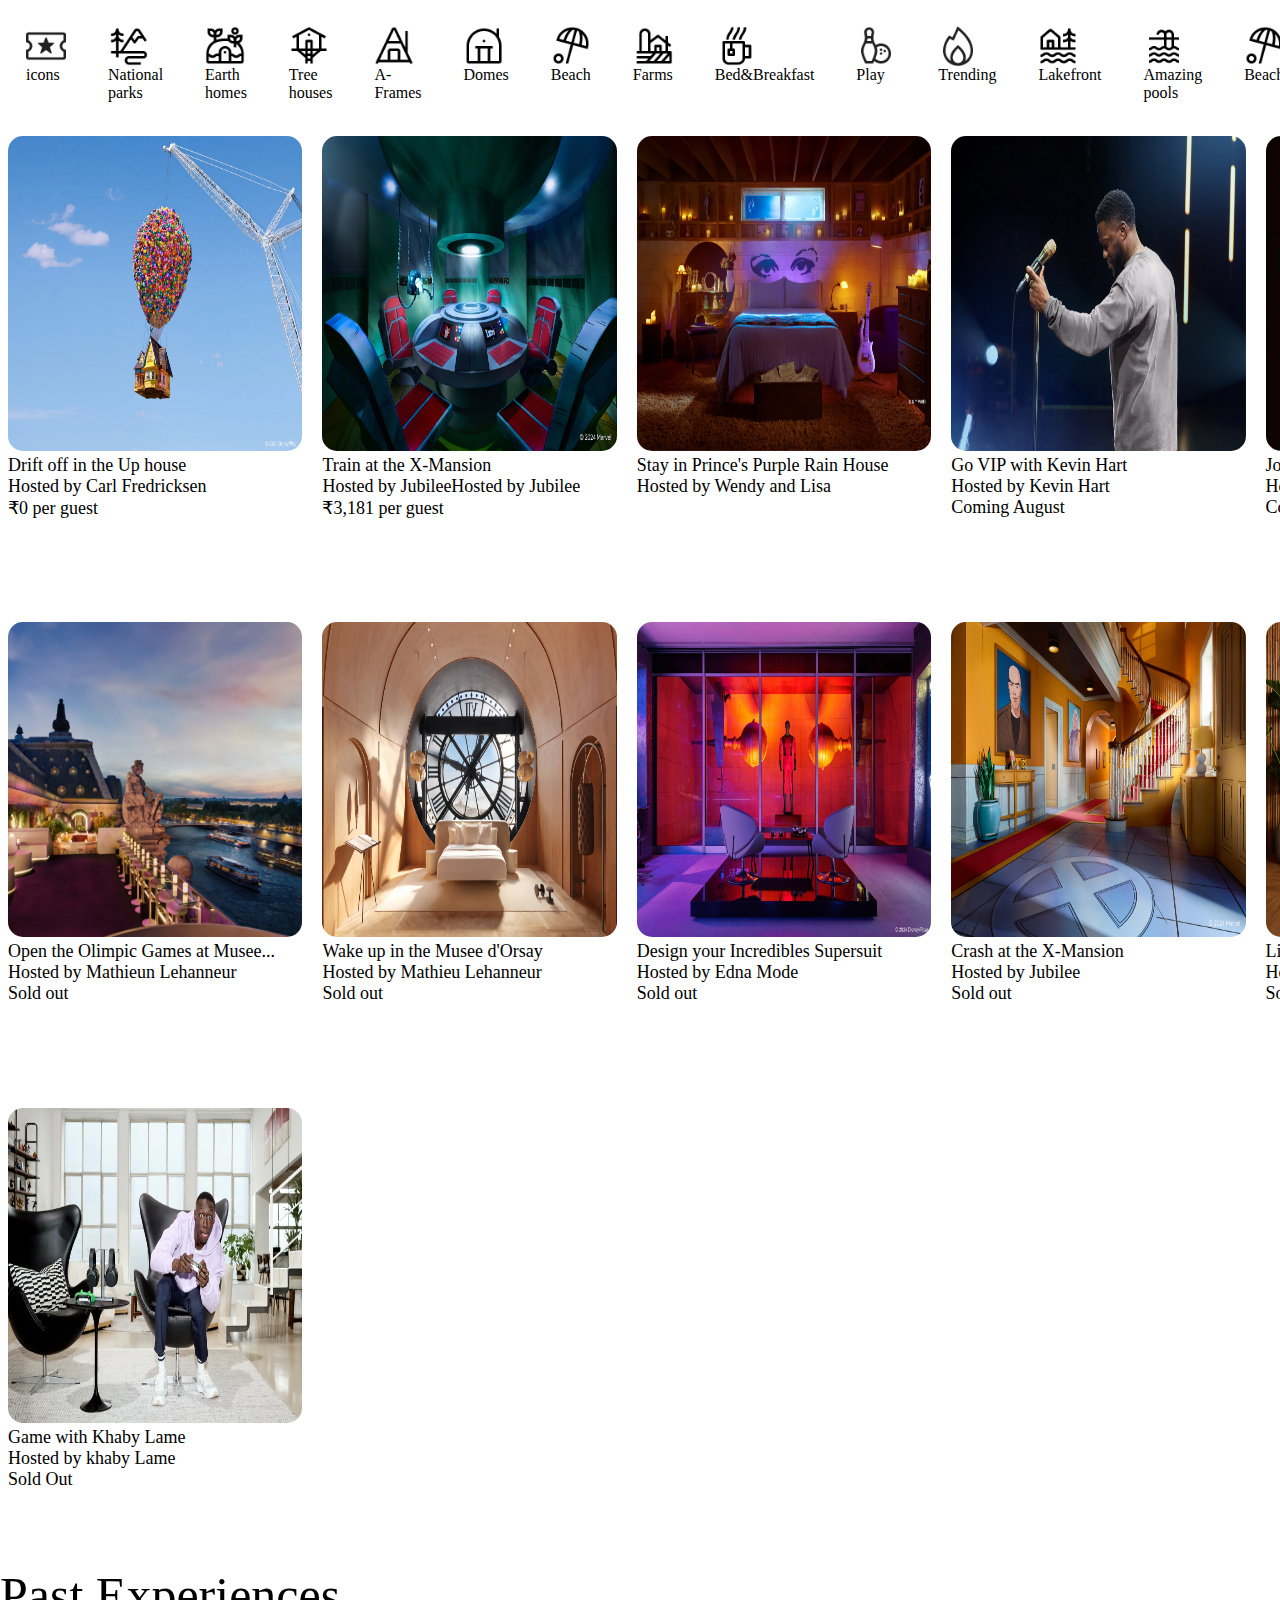
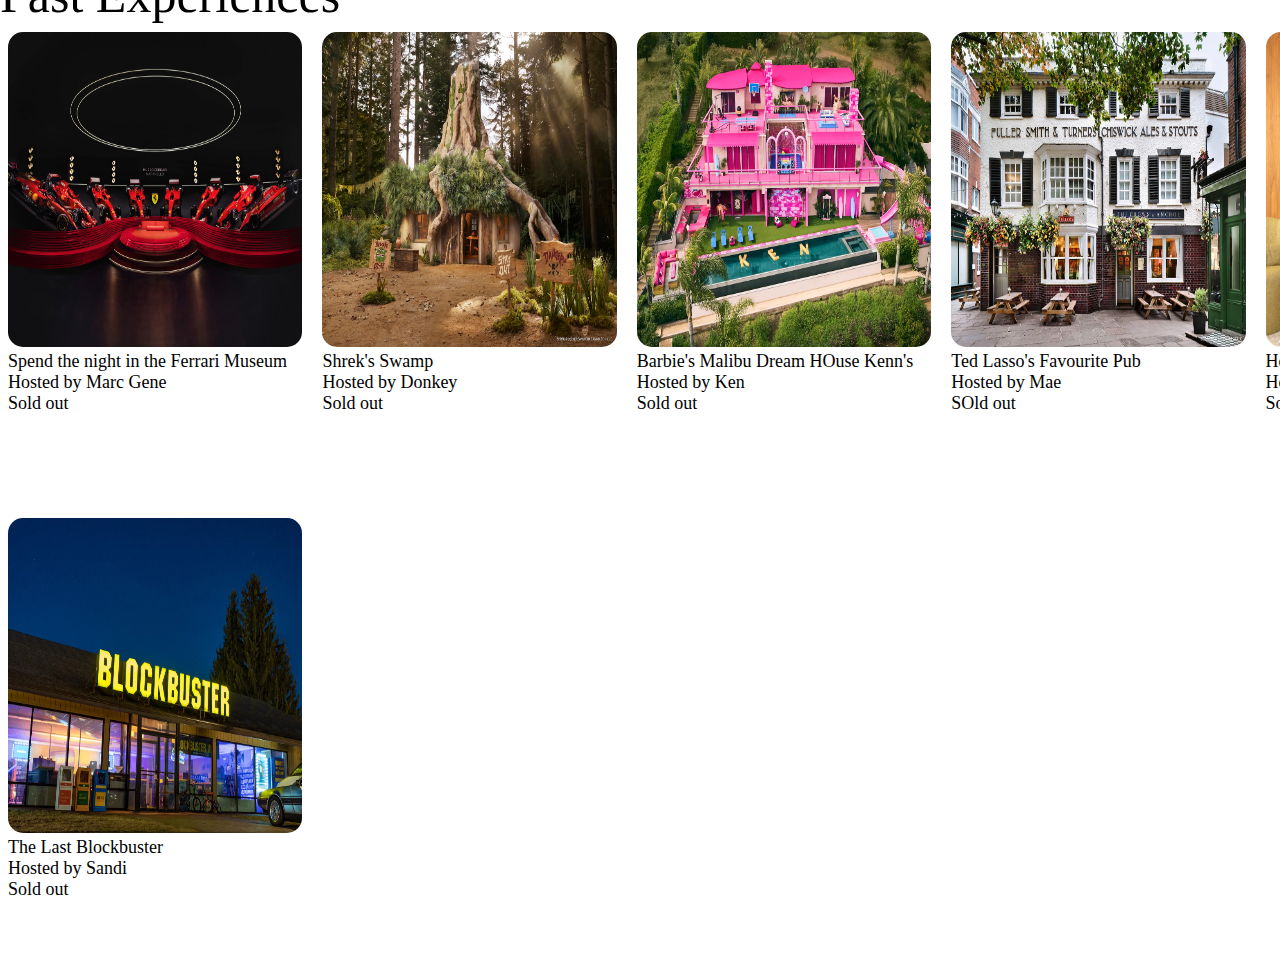
<file: index.html>
<!DOCTYPE html>
<html lang="en">
<head>
    <meta charset="UTF-8">
    <meta name="viewport" content="width=device-width, initial-scale=1.0">
    <title>Airbnb</title>
    <link rel="stylesheet" href="style.css">
</head>
<body>
    <div class="section">
        <div class="img-1">
            <img src="./images/icons/icons.webp">
      <span class="sec-1">
        icons
      </span>
        </div>
      <div class="img-1">
        <img src="./images/icons/parks.jpg">
  <span class="sec-1">
    National parks
  </span>
      </div>
  <div class="img-1">
    <img src="./images/icons/earth.jpg">
<span class="sec-1">
Earth homes
</span>
  </div>
<div class="img-1">
    <img src="./images/icons/treee.jpg">
<span class="sec-1">
Tree houses
</span>
</div>
<div class="img-1">
    <img src="./images/icons/A-frame.jpg">
<span class="sec-1">
A-Frames
</span>
</div>
<div class="img-1">
    <img src="./images/icons/dom.jpg">
<span class="sec-1">
Domes
</span>
</div>
<div class="img-1">
    <img src="./images/icons/beach.jpg">
<span class="sec-1">
Beach
</span>
</div>
<div class="img-1">
    <img src="./images/icons/farm.jpg">
<span class="sec-1">
Farms
</span>
</div>
<div class="img-1">
    <img src="./images/icons/bed.jpg">
<span class="sec-1">
Bed&Breakfast
</span>
</div>
<div class="img-1">
    <img src="./images/icons/play.jpg">
<span class="sec-1">
Play
</span>
</div>
<div class="img-1">
    <img src="./images/icons/trend.jpg">
<span class="sec-1">
Trending
</span>
</div>
<div class="img-1">
    <img src="./images/icons/lakefont.jpg">
<span class="sec-1">
Lakefront
</span>
</div>
<div class="img-1">
    <img src="./images/icons/amaze.jpg">
<span class="sec-1">
Amazing pools
</span>
</div>
<div class="img-1">
    <img src="./images/icons/beach.jpg">
<span class="sec-1">
Beachfront
</span>
</div>
<div class="img-1">
    <img src="./images/icons/amazingviews.jpg">
<span class="sec-1">
Amazing views
</span>
</div>
  
    </div>
     <div class="container-1">
<div class="section1">
    <img src="./images/up house.webp">
    <p>Drift off in the Up house</p>
    <p> Hosted by Carl Fredricksen</p>
    <p>₹0 per guest</p>
</div>
<div class="section1">
    <img src="./images/tarin.webp">
    <p>Train at the X-Mansion</p>
     
        <p>Hosted by JubileeHosted by Jubilee</p>
       <p> ₹3,181  per guest</p>
</div>
       <div class="section1">
        <img src="./images/stay.webp">
        <p>Stay in Prince's Purple Rain House</p>
        <p>Hosted by Wendy and Lisa</p>
        
    </div>

<div class="section1">
    <img src="./images/go vip.webp">
    <p>Go VIP with Kevin Hart</p>
    <p>Hosted by Kevin Hart </p>
    <p>Coming August</p>
</div>
<div class="section1">
    <img src="./images/rom session.webp">
    <p> Join a living room session with Doja</p>
    <p>Hosted by Doja Cat</p>
    <p>Coming October</p>
</div>
<div class="section1">
    <img src="./images/core memmory.webp">
    <p>Make core memories with insite Out 2</p>
    <p>Hosted by Joy</p>
    <p>Sold out</p>
    
</div>
<div class="section1">
    <img src="./images/olimpic.webp">
    <p> Open the Olimpic Games at Musee...</p>
    <p>Hosted by Mathieun Lehanneur</p>
    <p>Sold out</p>
</div>
<div class="section1">
    <img src="./images/wake up.webp">
    <p> Wake up in the Musee d'Orsay</p>
    <p>Hosted by Mathieu Lehanneur</p>
    <p>Sold out</p>
</div>
<div class="section1">
    <img src="./images/supersuit.jpeg">
    <p>Design your Incredibles Supersuit</p>
    <p>Hosted by Edna Mode</p>
    <p>Sold out</p>
</div>
<div class="section1">
    <img src="./images/x-mansion.webp">
    <p>Crash at the X-Mansion</p>
    <p>Hosted by Jubilee</p>
    <p>Sold out</p>
</div>
<div class="section1">
    <img src="./images/bollywood.webp">
    <p>Live like Bollywood star Janhvi Kapoor</p>
    <p>Hosted by Janhvi Kapoor</p>
    <p>Sold out</p>
</div>
<div class="section1">
    <img src="./images/tour.webp">
    <p>Go on tour with Feid</p>
    <P>Hosted by Feid
    </P>
    <p>Sold out</p>
</div>
<div class="section1">
    <img src="./images/khaby.webp">
    <p>Game with Khaby Lame </p>
    <p>Hosted by khaby Lame </p>
    <P>Sold Out</P>
</div>
    </div>
    <div class="head2">
        Past Experiences
    </div>
    <div class="container-1">
        <div class="section1">
            <img src="./images/ferari.jpg">
            <p>Spend the night in the Ferrari Museum</p>
            <p> Hosted by Marc Gene</p>
            <p>Sold out</p>
        </div>
            <div class="section1">
                <img src="./images/swamp.webp">
                <p>Shrek's Swamp</p>
                <p> Hosted by Donkey</p>
                <p>Sold out</p>
            </div>
        
                <div class="section1">
                    <img src="./images/barbie.webp">
                    <p>Barbie's Malibu Dream HOuse Kenn's</p>
                    <p>Hosted by Ken</p>
                    <p>Sold out</p>
                </div>
                    <div class="section1">
                        <img src="./images/pub.webp">
                        <p>Ted Lasso's Favourite Pub</p>
                        <p> Hosted by Mae</p>
                        <p>SOld out</p>
                    </div>
            
                        <div class="section1">
                            <img src="./images/house plant.webp">
                            <p>Houseplant Retreat</p>
                            <p> Hosted by Seth Rogen</p>
                            <p>Sold out</p>
                        </div>
                    
                            <div class="section1">
                                <img src="./images/holiday.jpeg">
                                <p>Home Alone Holiday</p>
                                <p> Hosted by Buzz</p>
                                <p>Sold out</p>
                            </div>
                    
                                <div class="section1">
                                    <img src="./images/blockbuster.webp">
                                    <p>The Last Blockbuster<p>
                                    <p> Hosted by Sandi</p>
                                    <p>Sold out</p>
                                </div>
                                

                                </div>
</body>
</html>
</file>
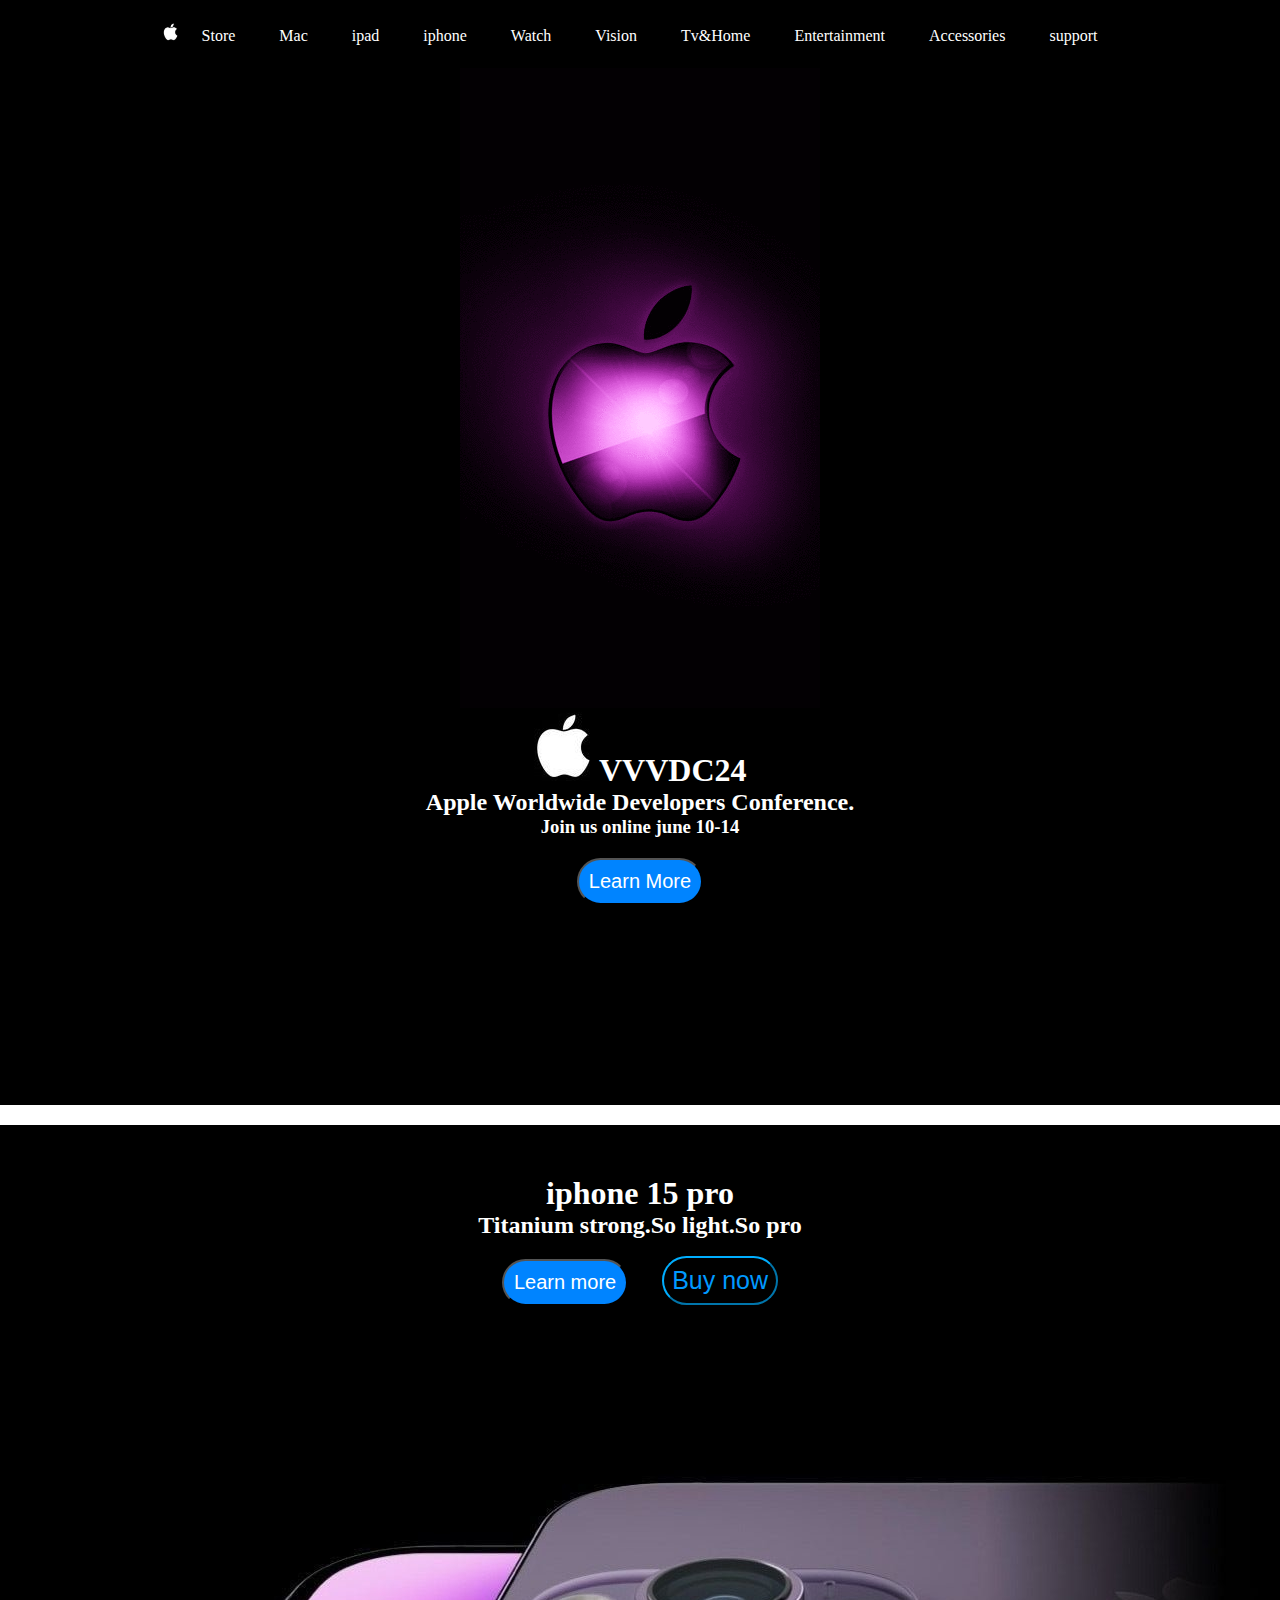
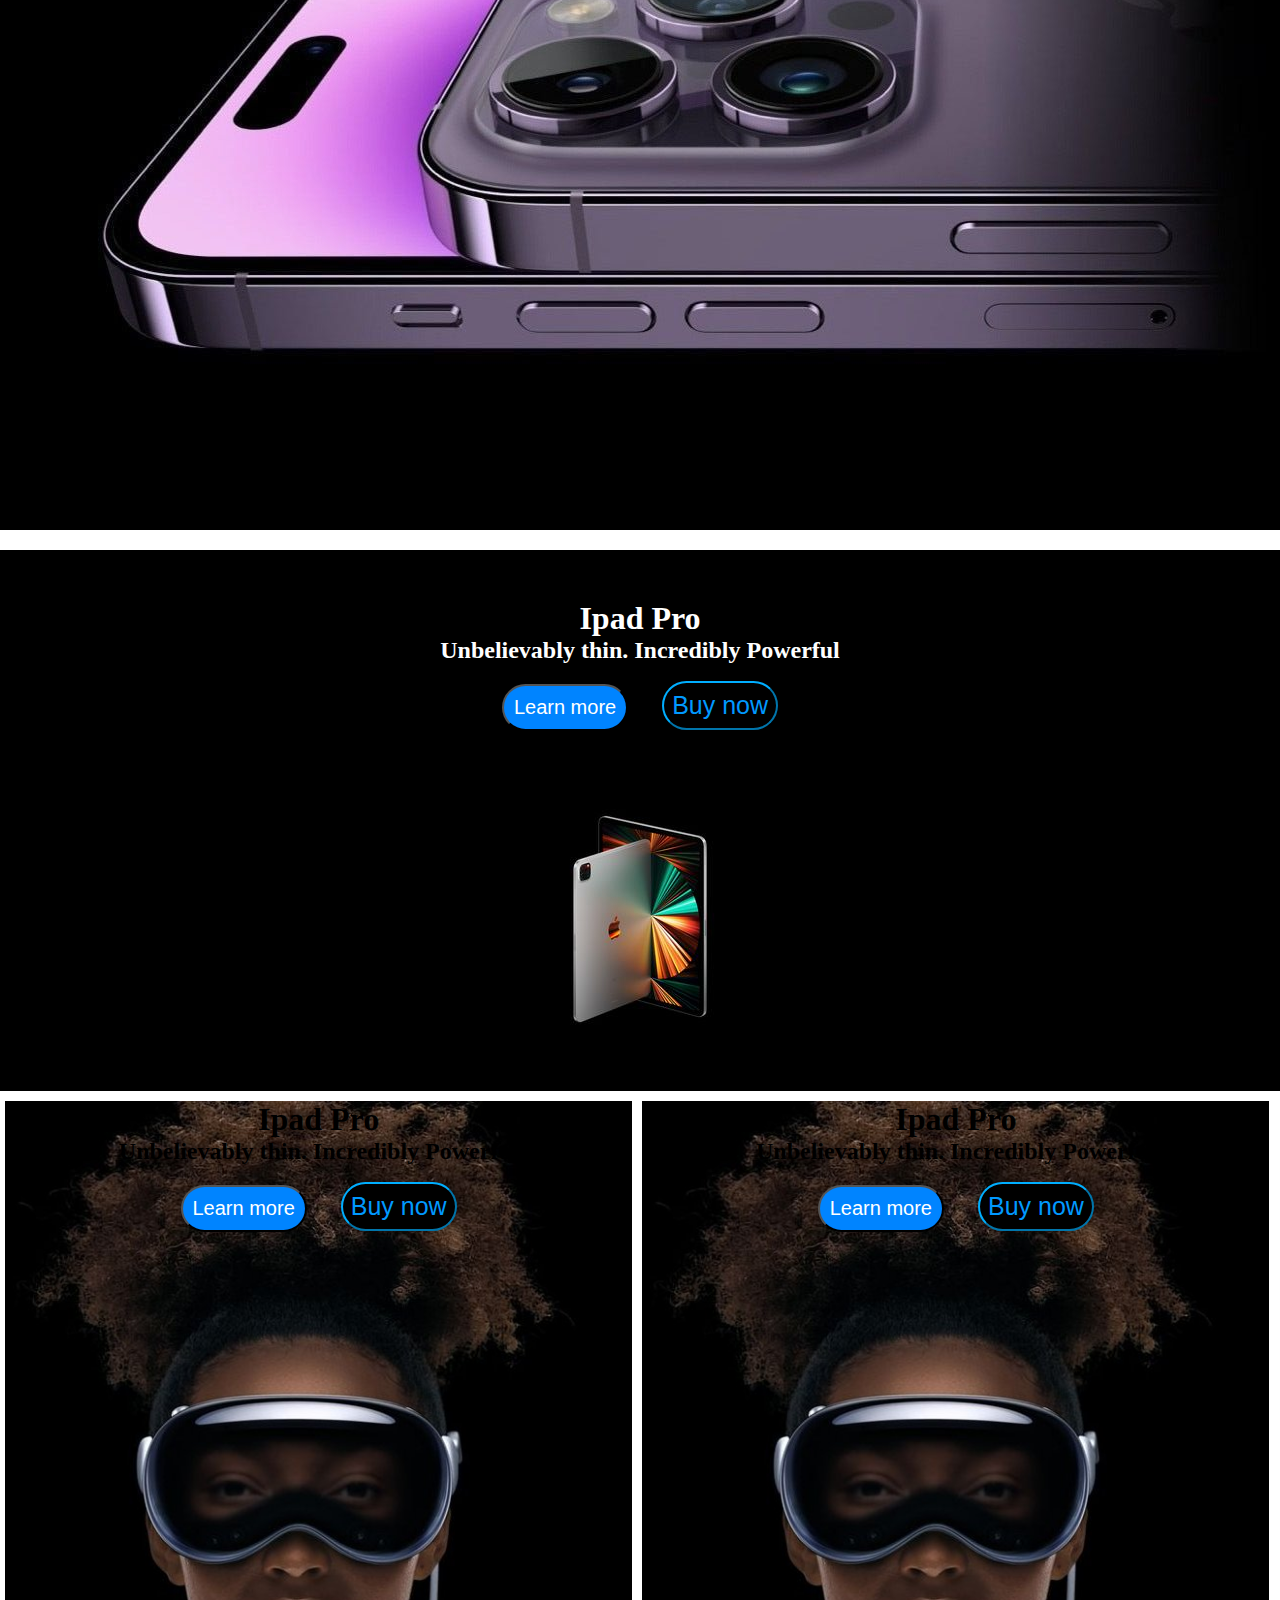
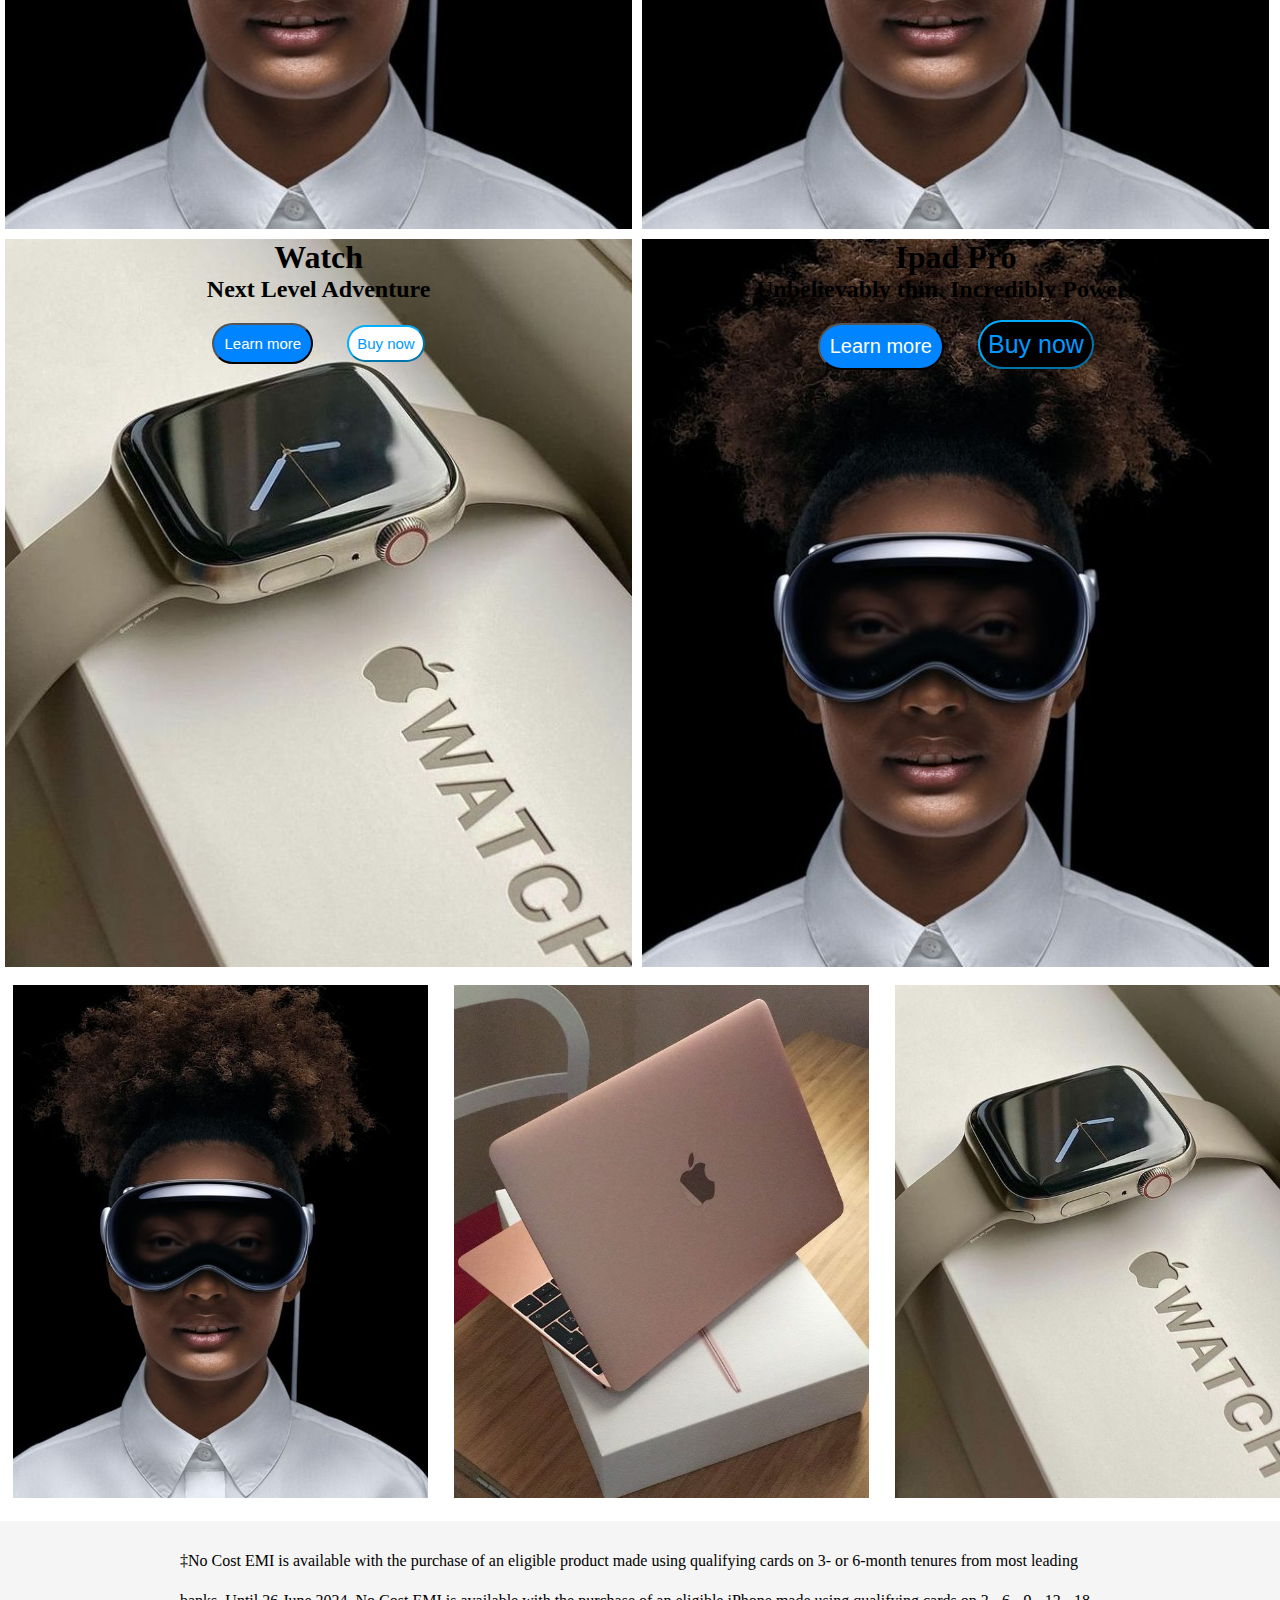
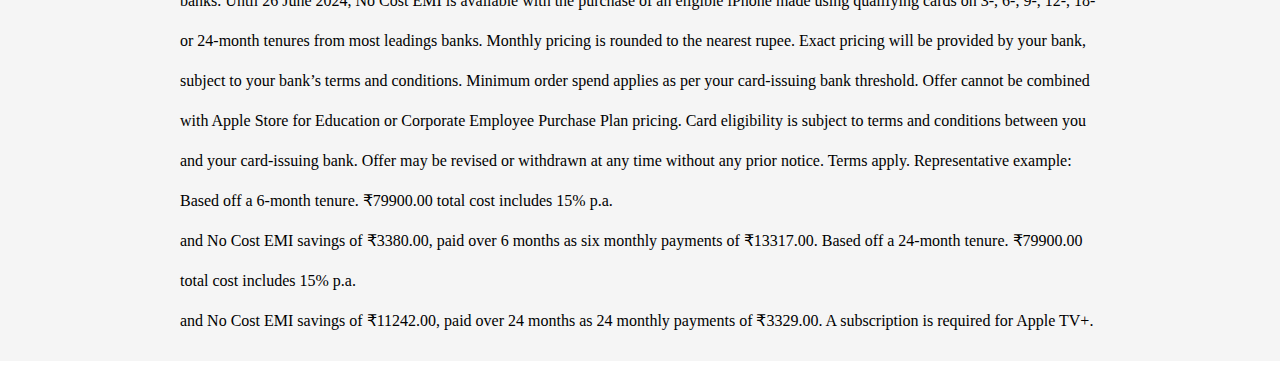
<file: apple.html>
<!DOCTYPE html>
<html lang="en">

<head>
    <meta charset="UTF-8">
    <meta name="viewport" content="width= <device-width>, initial-scale=1.0">
    <title>Apple</title>
    <link rel="stylesheet" href="nav.css">
</head>

<body>
    <div class="context">


        <span><img src="joo.jpg" class="mac"></span>
        <span class="navi"><a href="store.html">Store</a> </span>
        <span class="navi"><a href="/mac/mac.html">Mac</a></span>
        <span class="navi">ipad</span>

        <span class="navi">iphone</span>
        <span class="navi">Watch</span>
        <span class="navi">Vision</span>
        <span class="navi">Tv&Home</span>
        <span class="navi">Entertainment</span>
        <span class="navi">Accessories</span>
        <span class="navi">support</span>

    </div>

    <div class="moc">
        <img src="ght.gif">

        <h1><img src="joo.jpg"> VVVDC24</h1>
        <H2>Apple Worldwide Developers Conference.</H2>
        <h3>Join us online june 10-14</h3>

        <button class="but">Learn More</button>


    </div>

    <div class="icon">
        <h1>iphone 15 pro</h1>
    </span>

    <span class="iconimg">
        <h2>Titanium strong.So light.So pro</h2>

      <a href="https://www.apple.com/in/iphone-15/"> <button class="but">Learn more</button></a>
       <a href="https://www.apple.com/in/shop/buy-iphone/iphone-15"><button class="buy">Buy now</button></a>
        <div style="margin-top:50px;">
            <img src="Iphone 13.jpeg">
        </div>



    </div>
    <div class="icon">
        <h1>Ipad Pro</h1>
        <h2>Unbelievably thin. Incredibly Powerful</h2>
        <button class="but">Learn more</button>
        <button class="buy">Buy now</button>
        <div style="margin-top:70px;">
            <img src="pad.jpg ">
        </div>
    </div>

    <div class="contain">

             <div class="img-1">
        <div class="img img2"> <h1>Ipad Pro</h1>
            <h2>Unbelievably thin. Incredibly Powerful</h2>
            <button class="but">Learn more</button>
            <button class="buy">Buy now</button>
        </div>
        <div class="img img3"> <h1>Ipad Pro</h1>
            <h2>Unbelievably thin. Incredibly Powerful</h2>
            <button class="but">Learn more</button>
            <button class="buy">Buy now</button>
        </div></div>
        <div class="img-1">
            <div class="img img4"> <h1>Watch</h1>
                <h2>Next Level Adventure</h2>
                <button class="but  but-1" >Learn more</button>
                <button class="buy buy-1">Buy now</button>
                
            </div>
            <div class="img img5"> <h1>Ipad Pro</h1>
                <h2>Unbelievably thin. Incredibly Powerful</h2>
                <button class="but">Learn more</button>
                <button class="buy">Buy now</button>
            </div>
        </div>
                
            
      </div>
<div class="contain-1">
   <div class="section-2">
    <img src="vision.jpeg">
</div>
   <div class="section-2">
    <img src="mac.jpeg">
</div> 
   <div class="section-2">
    <img src="apple.jpeg">
</div>
   <div class="section-2">
    <img src="card.jpeg">
</div>
</div>
<div class="paragraph">
    <div class="para-1">
        ‡No Cost EMI is available with the purchase of an eligible product made using qualifying cards on 3- or 6-month tenures from most leading banks. Until 26 June 2024, No Cost EMI is available with the purchase of an eligible iPhone made using qualifying cards on 3-, 6-, 9-, 12-, 18- or 24-month tenures from most leadings banks. Monthly pricing is rounded to the nearest rupee. Exact pricing will be provided by your bank, subject to your bank’s terms and conditions. Minimum order spend applies as per your card-issuing bank threshold. Offer cannot be combined with Apple Store for Education or Corporate Employee Purchase Plan pricing. Card eligibility is subject to terms and conditions between you and your card-issuing bank. Offer may be revised or withdrawn at any time without any prior notice. Terms apply.
Representative example:
Based off a 6-month tenure. ₹79900.00 total cost includes 15% p.a.<br> and No Cost EMI savings of ₹3380.00, paid over 6 months as six monthly payments of ₹13317.00.
Based off a 24-month tenure. ₹79900.00 total cost includes 15% p.a. <br>and No Cost EMI savings of ₹11242.00, paid over 24 months as 24 monthly payments of ₹3329.00.
A subscription is required for Apple TV+.
    </div>

</div>




</body>

</html>
</file>
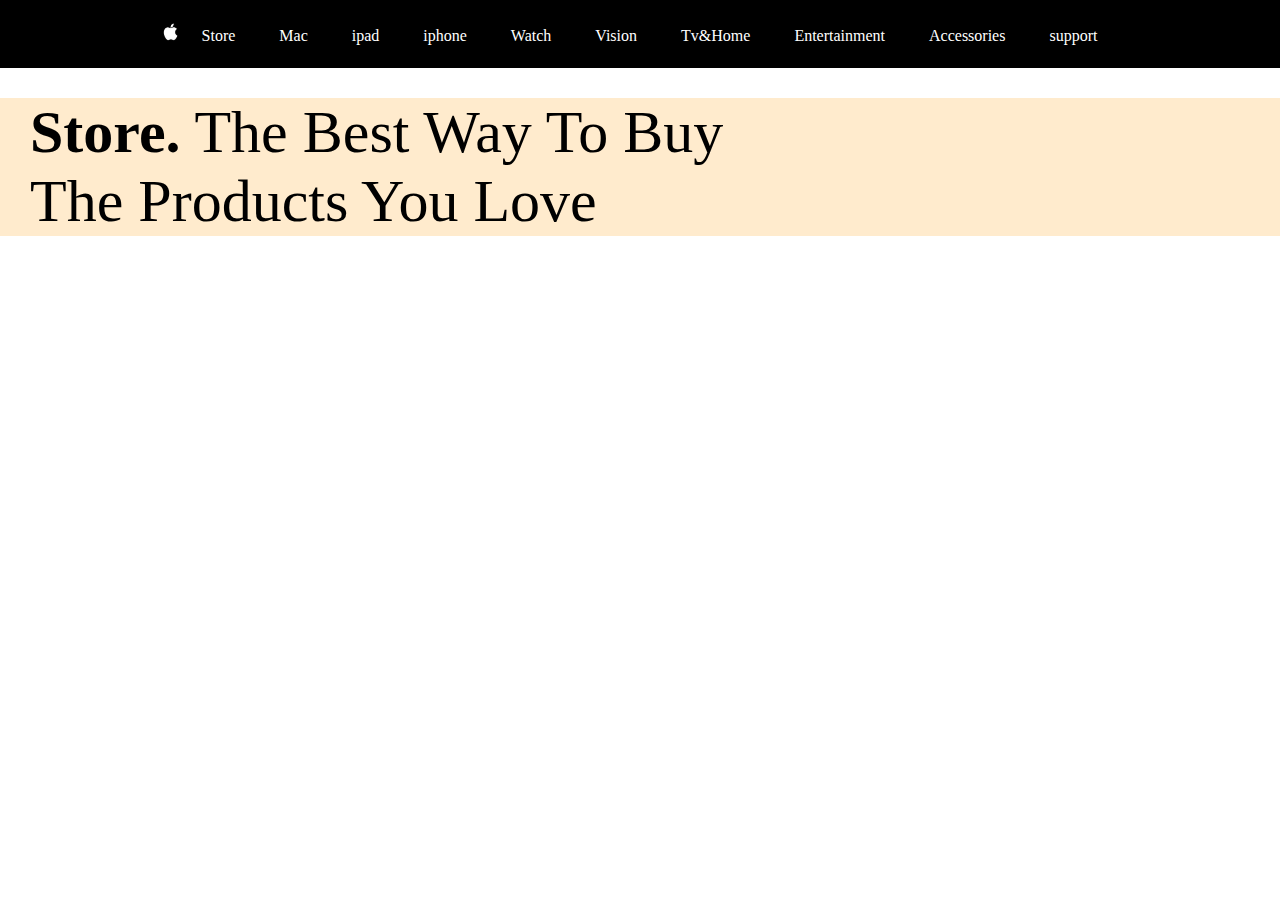
<file: store.html>
<!DOCTYPE html>
<html lang="en">
<head>
    <meta charset="UTF-8">
    <meta name="viewport" content="width=device-width, initial-scale=1.0">
    <title>store</title>
    <link rel="stylesheet" href="store.css">
</head>
<body>
    <div class="context">


        <span><img src="joo.jpg" class="mac"></span>
        <span class="navi">Store </span>
        <span class="navi">Mac</span>
        <span class="navi">ipad</span>

        <span class="navi">iphone</span>
        <span class="navi">Watch</span>
        <span class="navi">Vision</span>
        <span class="navi">Tv&Home</span>
        <span class="navi">Entertainment</span>
        <span class="navi">Accessories</span>
        <span class="navi">support</span>

    </div>
    <div class="head">
        <div class="content">
            <b>Store.</b> The Best Way To Buy<br>The Products You Love
        </div>
      
    </div>
    
</body>
</html>
</file>
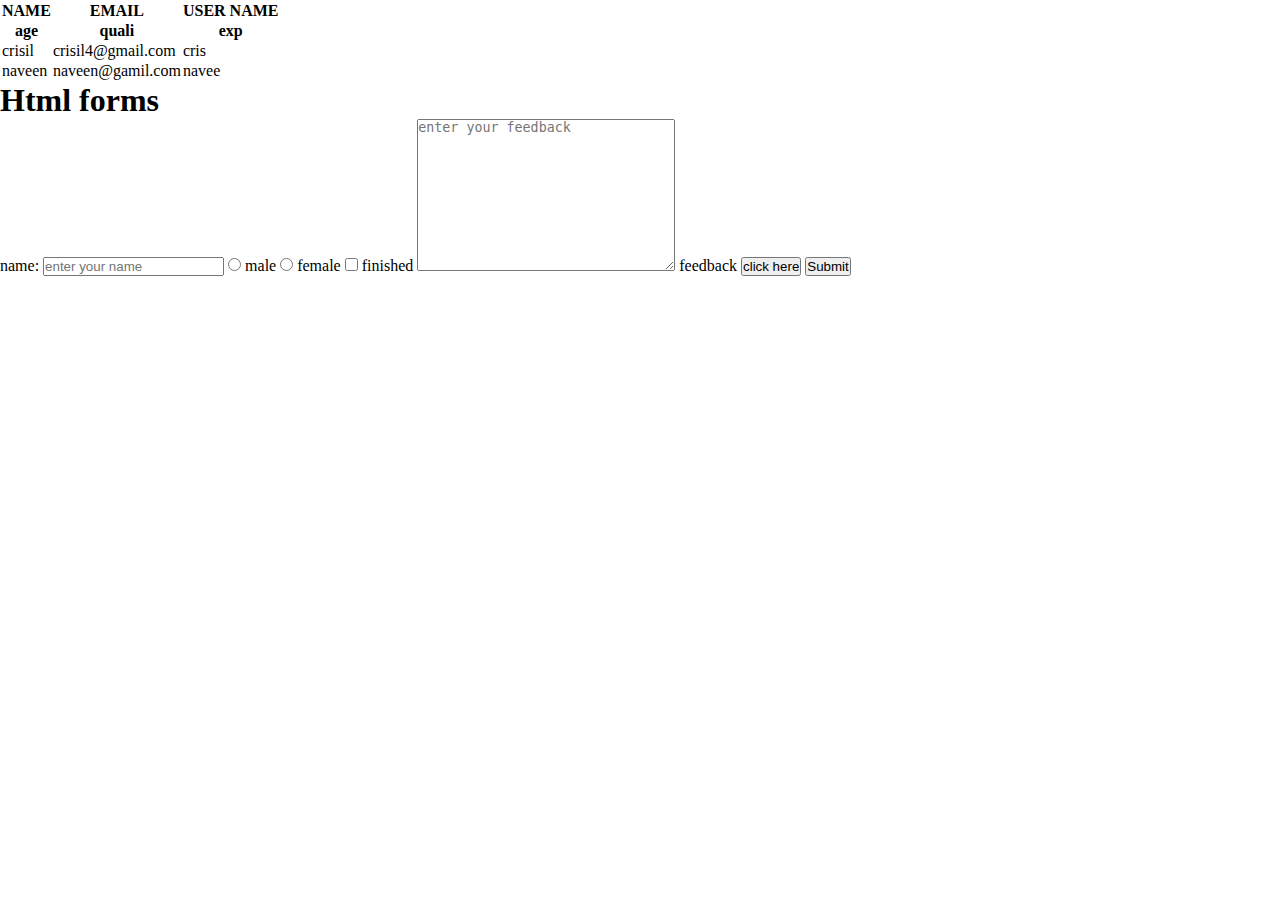
<file: th.html>
<!DOCTYPE html>
<html lang="en">
<head>
    <meta charset="UTF-8">
    <meta name="viewport" content="width=device-width, initial-scale=1.0">
    <title>Document</title>
    <link rel="stylesheet" href="style.css">
</head>
<body>
    <table>
        <thead>
            <tr>
                <th>NAME</th>
                <th>EMAIL</th>
                <th>USER NAME</th>
            </tr>
            <tr>
                <th>age </th>
                <th>quali</th>
                <th>exp</th>
            </tr>
        </thead>
        <tbody>
            <tr>
                <td>crisil</td>
                <td>crisil4@gmail.com</td>
                <td>cris</td>

            </tr>
            <tr>
                <td>naveen</td>
            <td> naveen@gamil.com</td>
            <td>navee</td>
            </tr>
        </tbody>
    </table>
    <h1>Html forms</h1>
    <form>
<label for="name">name:</label>
        <input type="text" placeholder="enter your name" id="name" required>


        <input type="radio" id="male" name="gender">
        <label for="male">male</label>

        <input type="radio" id="female" name="gender">
        <label for="female">female</label>

        <input type="checkbox" id="agree">
        <label for="agree">finished</label>

        <textarea name="message" id="message" cols="30" rows="10" placeholder="enter your feedback"></textarea>
        <label for="message">feedback<style  color:green;></style></label>
      <input type="button" value="click here"></a>
        
        <input type="submit">

    </form>
</body>
</html>
</file>
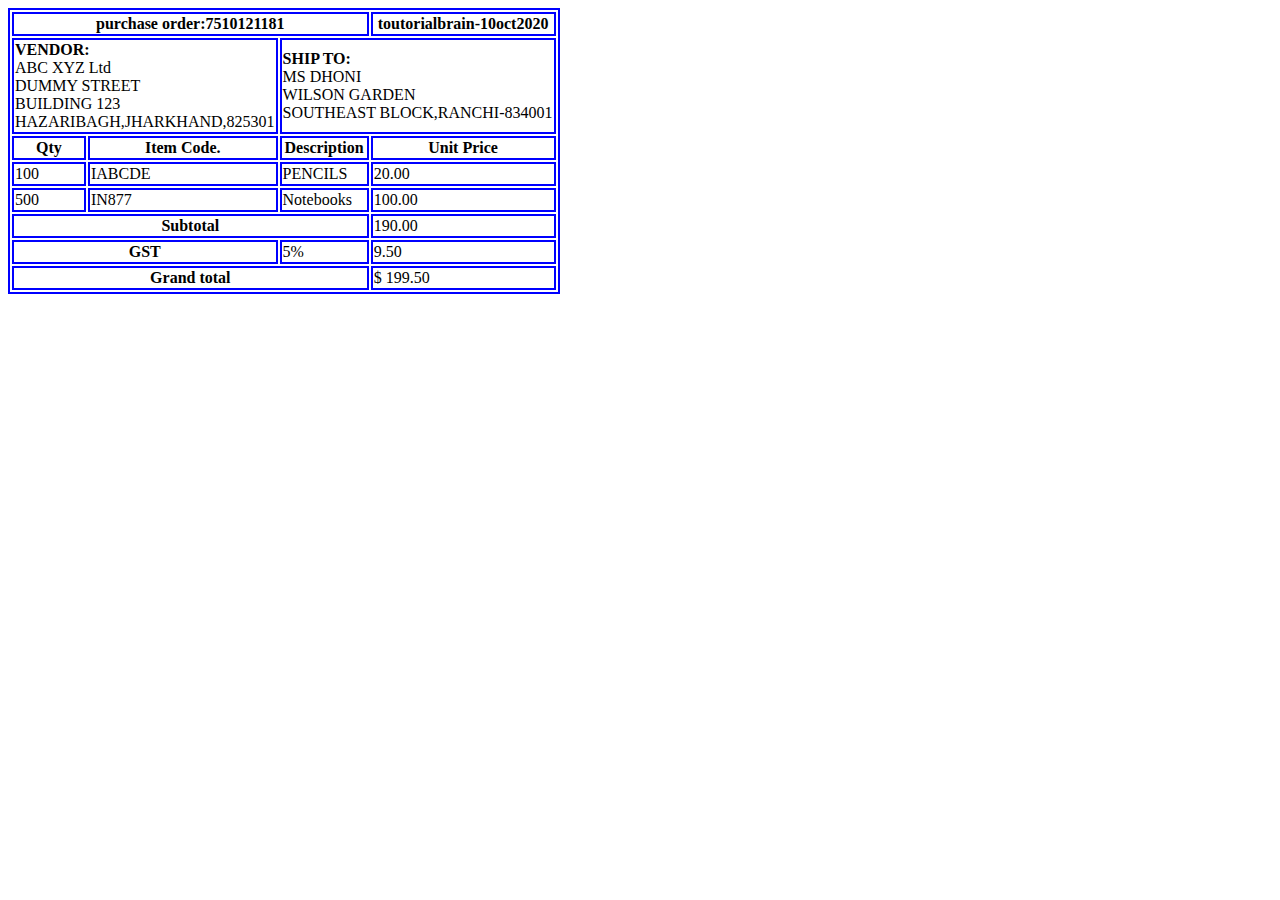
<file: box/table.html>
<!DOCTYPE html>
<html lang="en">
<head>
    <meta charset="UTF-8">
    <meta name="viewport" content="width=device-width, initial-scale=1.0">
    <title>Document</title>
    <style>
        table,th,td {
            border: 2px solid  blue;
          
            
        }
    </style>
</head>
<body>
    <table >
        <thead>
            <tr>
                <th colspan="3">purchase order:7510121181</th>
                <th>toutorialbrain-10oct2020</th>
            </tr>
        </thead>
        <tbody>
            <tr>
                <td colspan="2"><b>VENDOR:</b><br>ABC XYZ Ltd<br>DUMMY STREET<BR>BUILDING 123<BR>HAZARIBAGH,JHARKHAND,825301</td>
                <td colspan="2"><b>SHIP TO:</b><br>MS DHONI<br>WILSON GARDEN<br>SOUTHEAST BLOCK,RANCHI-834001</td>
            </tr>
        </tbody>
        <tr>
            <th>Qty</th>
            <th>Item Code.</th>
            <th>Description</th>
            <th>Unit Price</th>

        </tr>
    <tbody>
            
        <tr>
            <td>100</td>
            <td>IABCDE</td>
            <TD>PENCILS</TD>
            <td>20.00</td>

        </tr>
        <tr>
            <td>500</td>
            <td>IN877</td>
            <td>Notebooks</td>
            <td>100.00</td>
        </tr>
        <tr>
            <th colspan="3">Subtotal</th>
            <td>190.00</td>
        </tr>
        <tr>
            <th colspan="2">GST</th>
            <td>5%</td>
            <td>9.50</td>

        </tr>
        <tr>
            <th colspan="3">Grand total</th>
            <td>$ 199.50</td>
        </tr>
        </tbody>
    </table>
   
</body>
</html>
</file>
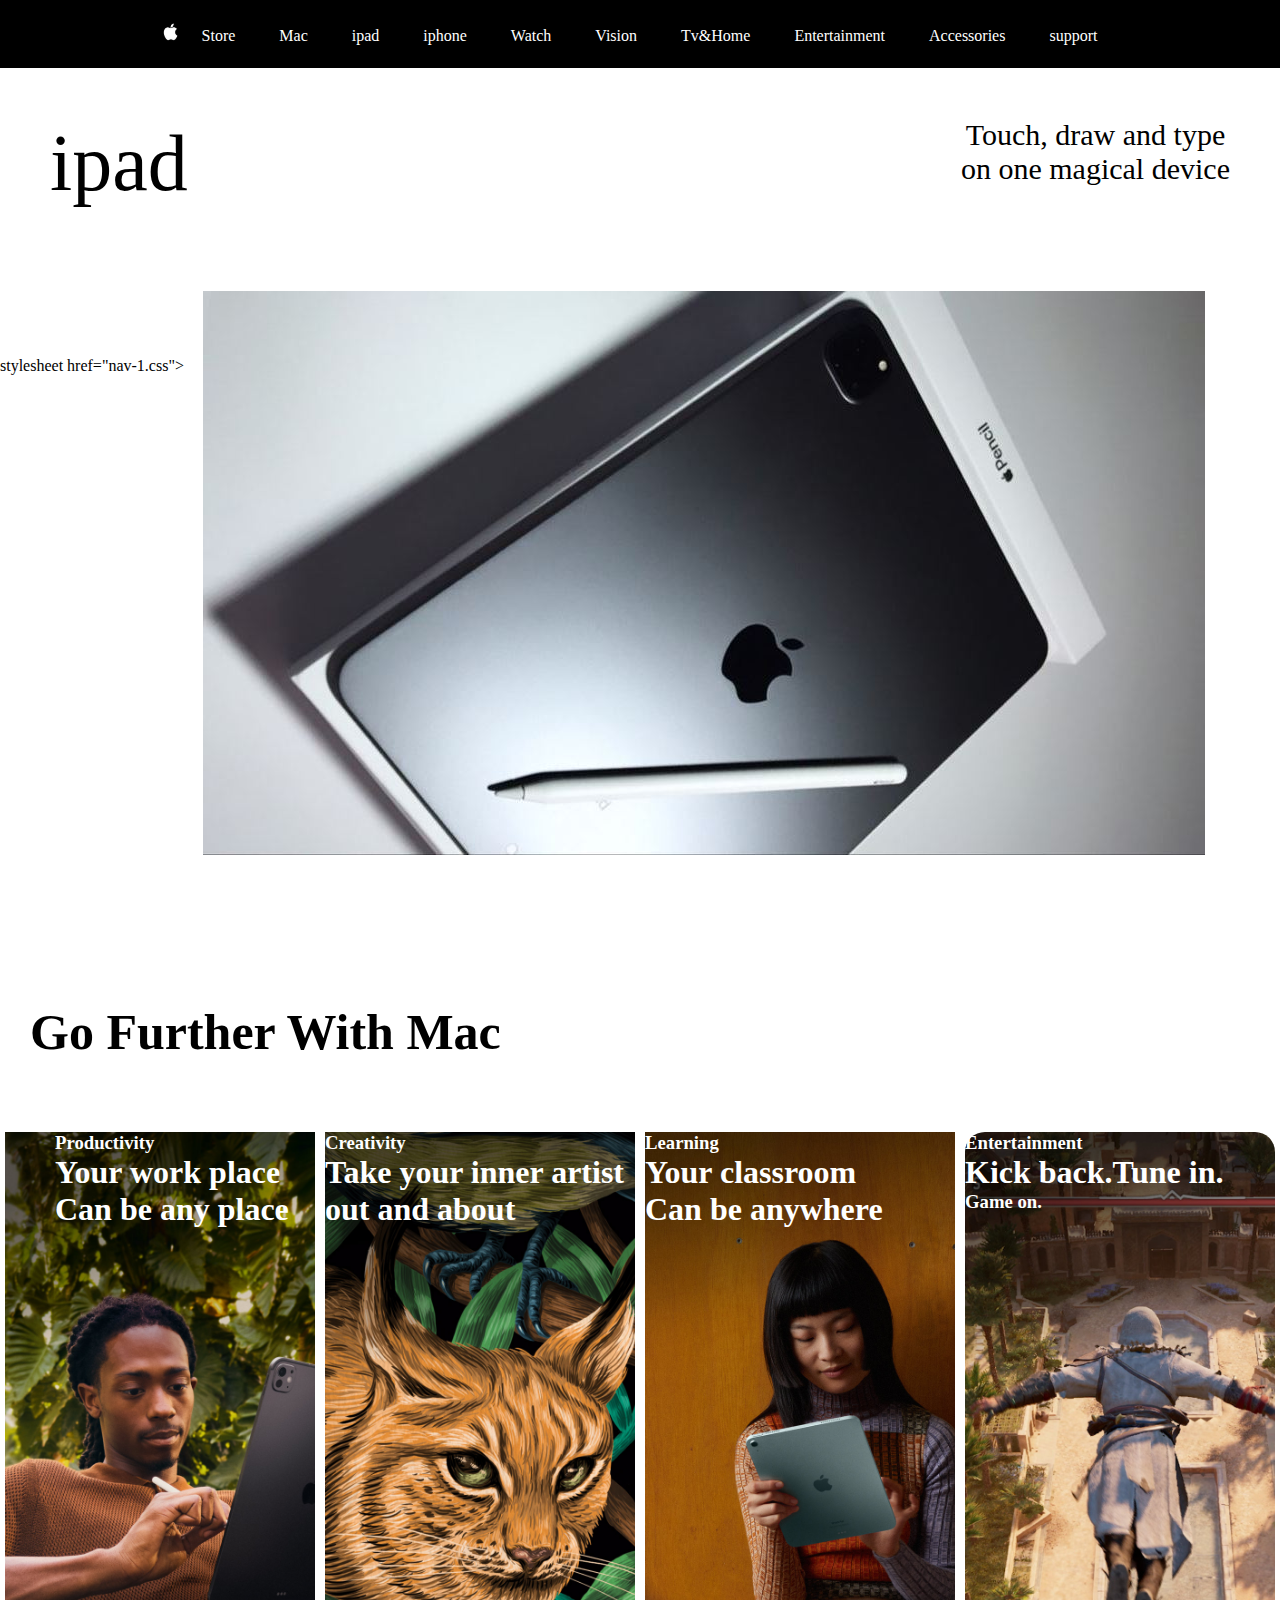
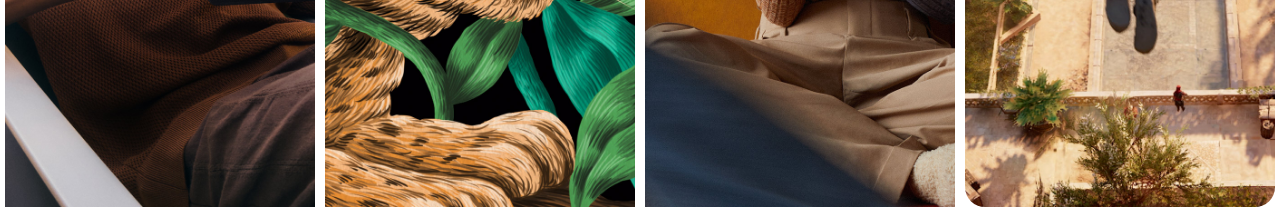
<file: ipad/ipad.html>
<!DOCTYPE html>
<html lang="en">
<head>
    <meta charset="UTF-8">
    <meta name="viewport" content="width=device-width, initial-scale=1.0">
    <title>Ipad</title>
    <link rel="stylesheet" href="ipad.css">
</head>
<body>
    <div class="context">


        <span><img src="../joo.jpg" class="mac"></span>
        <span class="navi"><a href="store.html">Store</a> </span>
        <span class="navi"><a href="/mac/mac.html">Mac</a></span>
        <span class="navi">ipad</span>

        <span class="navi">iphone</span>
        <span class="navi">Watch</span>
        <span class="navi">Vision</span>
        <span class="navi">Tv&Home</span>
        <span class="navi">Entertainment</span>
        <span class="navi">Accessories</span>
        <span class="navi">support</span>

    </div>
    <div class="nav3">
        <div class="nav-3"> ipad</div>          
        
        <div class="nav-4">
            <div>Touch, draw and type</div>
            <div>on one magical device</div>
        </div>
    </div>
    <div class="img-1">
    <img src="iPad Pro 13.jpg">
  </div>
  <div class="nav-5">
    <h1>Go Further With Mac</h1>
</div>stylesheet href="nav-1.css">
<body>
<div class="context-1">
    <div class="img-8">
        <div class="img img-2">
            <div class="img-2-2">
            <h3>Productivity</h3>
            <h1>Your work place</h1>
            <h1>Can be any place</h1>
            </div>
        </div>
        <div class="img img-3">
            <h3>Creativity</h3>
            <h1>Take your inner artist</h1>
            <h1>out and about</h1>
        </div>
        <div class="img img-4">
            <h3>Learning</h3>
            <h1>Your classroom</h1>
            <h1>Can be anywhere</h1>
        </div>
        <div class="img img-5">
            <h3>Entertainment</h3>
            <h1>Kick back.Tune in.</h1>
            <h3>Game on.</h3>
        </div>
        
    </div>
</div>


    
</body>
</html>
</file>
<file: style.css>
*{
    margin:0;
    padding:0;
}
.section{
    display: flex;
 justify-content: space-around;
 gap:30px;
 margin:20px;
    

}
.img-1{
    display: flex;
    flex-direction: column;
    margin:6px;

}
img{
    width:40px
}

 .container-1{
    display:grid;
    grid-template-columns: repeat(6,23vw);
    /* grid-template-rows: repeat(6,33); */
    gap: 20px;
}
.section1{
    width:23vw;
    height:50vh;
    margin: 8px;
    
} 
.section1 img{
    width:100%;
    height:70%;
    border-radius:15px ;
} 
.section1 p{
    font-size: 18px;
}
.head2{
    font-size: 50px;
}
/* .container-2{
    display:grid;
    grid-template-columns: repeat(6,23vw);
    grid-template-rows: repeat(2,33); 
    gap: 20px;
} */
</file>
<file: nav.css>
*{
    margin:0;
    padding:0;
}
.context{
    border:solid black;
    background-color: black;
    color: white;
    text-align:center;
    padding:20px 10px 20px 10px;
    
  
    
    
}
.mac{
    width:15px;
    height:auto;

}
.navi{
    margin:20px;
    
}
a{
    text-decoration: none;
    color:white;
}
.moc{
    text-align: center;
    background-color: black;
    color: white;
    padding-bottom: 200px;
}
.but{
    margin-top:20px;
    background-color: rgb(0, 132, 255);
    border-radius:40px;
    font-size:20px;
    color:white;
    padding:10px;
    
  
    
}
.icon{
    text-align: center;
    background-color: black;
    
    color:white;
    margin-top:20px;
    padding:50px;
    margin-bottom: 5px;
   
}

.buy{
    border-color: rgb(0, 174, 255);
    color:rgb(0, 153, 255);
    margin-left: 30px;
    border-radius: 40px;
    font-size: 25px;
    background-color: black;
    padding:8px;
    
}


.contain{
 min-width: 80vm;
    min-height: 50vh;
    flex-direction: column;
}
.img{
    
    

margin:5px;
width:49vw;

}
.img-1{
    display: flex;
     height:82vh; 
}
.img2{
    text-align: center;
    background-image: url(vision.jpeg);
    background-repeat: no-repeat;

    background-size:cover;
}
.img3{
    text-align: center;
    background-image: url(vision.jpeg);
    background-repeat: no-repeat;
    background-size: cover;
    
}
.img4{
    text-align: center;
    background-image: url(apple.jpeg);
    background-repeat: no-repeat;
    background-size: cover;

}
.img5{
    text-align: center;
    background-image: url(vision.jpeg);
    background-repeat: no-repeat;
    background-size: cover;
}   
    .contain-1{
        display:flex;
       
      width:10vw;

        
    }
    .section-2{
        display: flex;
        margin:13px;
       
        height:57vh;
    }
    
    .buy-1{
        background-color: white;
        font-size: 15px;margin-bottom: 5px;
    }
    .but-1{
        font-size: 15px;
    }
    .paragraph{
        background-color: whitesmoke;
    }
    .para-1{
        padding:20px 10rem 20px 10rem;
        line-height: 40px;
        margin:10px 20px 10px 20px;
    }
</file>
<file: store.css>
*{
    margin:0;
    padding:0;
}
.context{
    border:solid black;
    background-color: black;
    color: white;
    text-align:center;
    padding:20px 10px 20px 10px;
    
  
    
    
}
.mac{
    width:15px;
    height:auto;

}
.navi{
    margin:20px;
}
.head{
   background-color: blanchedalmond;
}
.content{
    font-size: 60px;
    margin:30px;
    
}
</file>
<file: ipad/ipad.css>
*{
    margin:0;
    padding:0;
}
.context{
    border:solid black;
    background-color: black;
    color: white;
    text-align:center;
    padding:20px 10px 20px 10px; 
}
.mac{
    width:15px;
    height:auto;

}
.navi{
    margin:20px;
    
}
a{
    text-decoration: none;
    color:white;
}
.nav3{
    display: flex;
    justify-content: space-between;
    padding: 50px;
text-align: center;
}
.nav-3{
    font-size: 80px;
}

.nav-4{
    font-size: 30px;
}
.img-1{
 position:relative;

top:2rem;
left:4rem;
height:40px;
object-fit: cover;
text-align: center;
justify-content: center;
}
.nav-5{
   position: relative;
   top:44rem;
   left: 30px;
    font-size: 25px;
}
.img-8{
    display: flex;
    position: relative;
    top:47rem;
}
.img{
    margin:5px;
    height:75vh;
    width:38vw;
}
.img-2{
    background-image:url(wrk1.jpg) ;
    background-repeat: no-repeat;
    background-size: cover;
    color: white;
}

.img-3{
background-image: url(wrk2.jpg);
background-repeat: no-repeat;
    background-size: cover;
    color: white;
}
.img-4{
    background-image:url(wrk3.jpg);
    background-repeat: no-repeat;
    background-size: cover;
    color: white;
}
.img-5{
    background-image: url(wrk4.jpg);
    background-repeat: no-repeat;
    background-size: cover;
    color: white;
    border-radius: 20px;
}
.img-2-2{
    padding-left: 50px;
}
</file>
